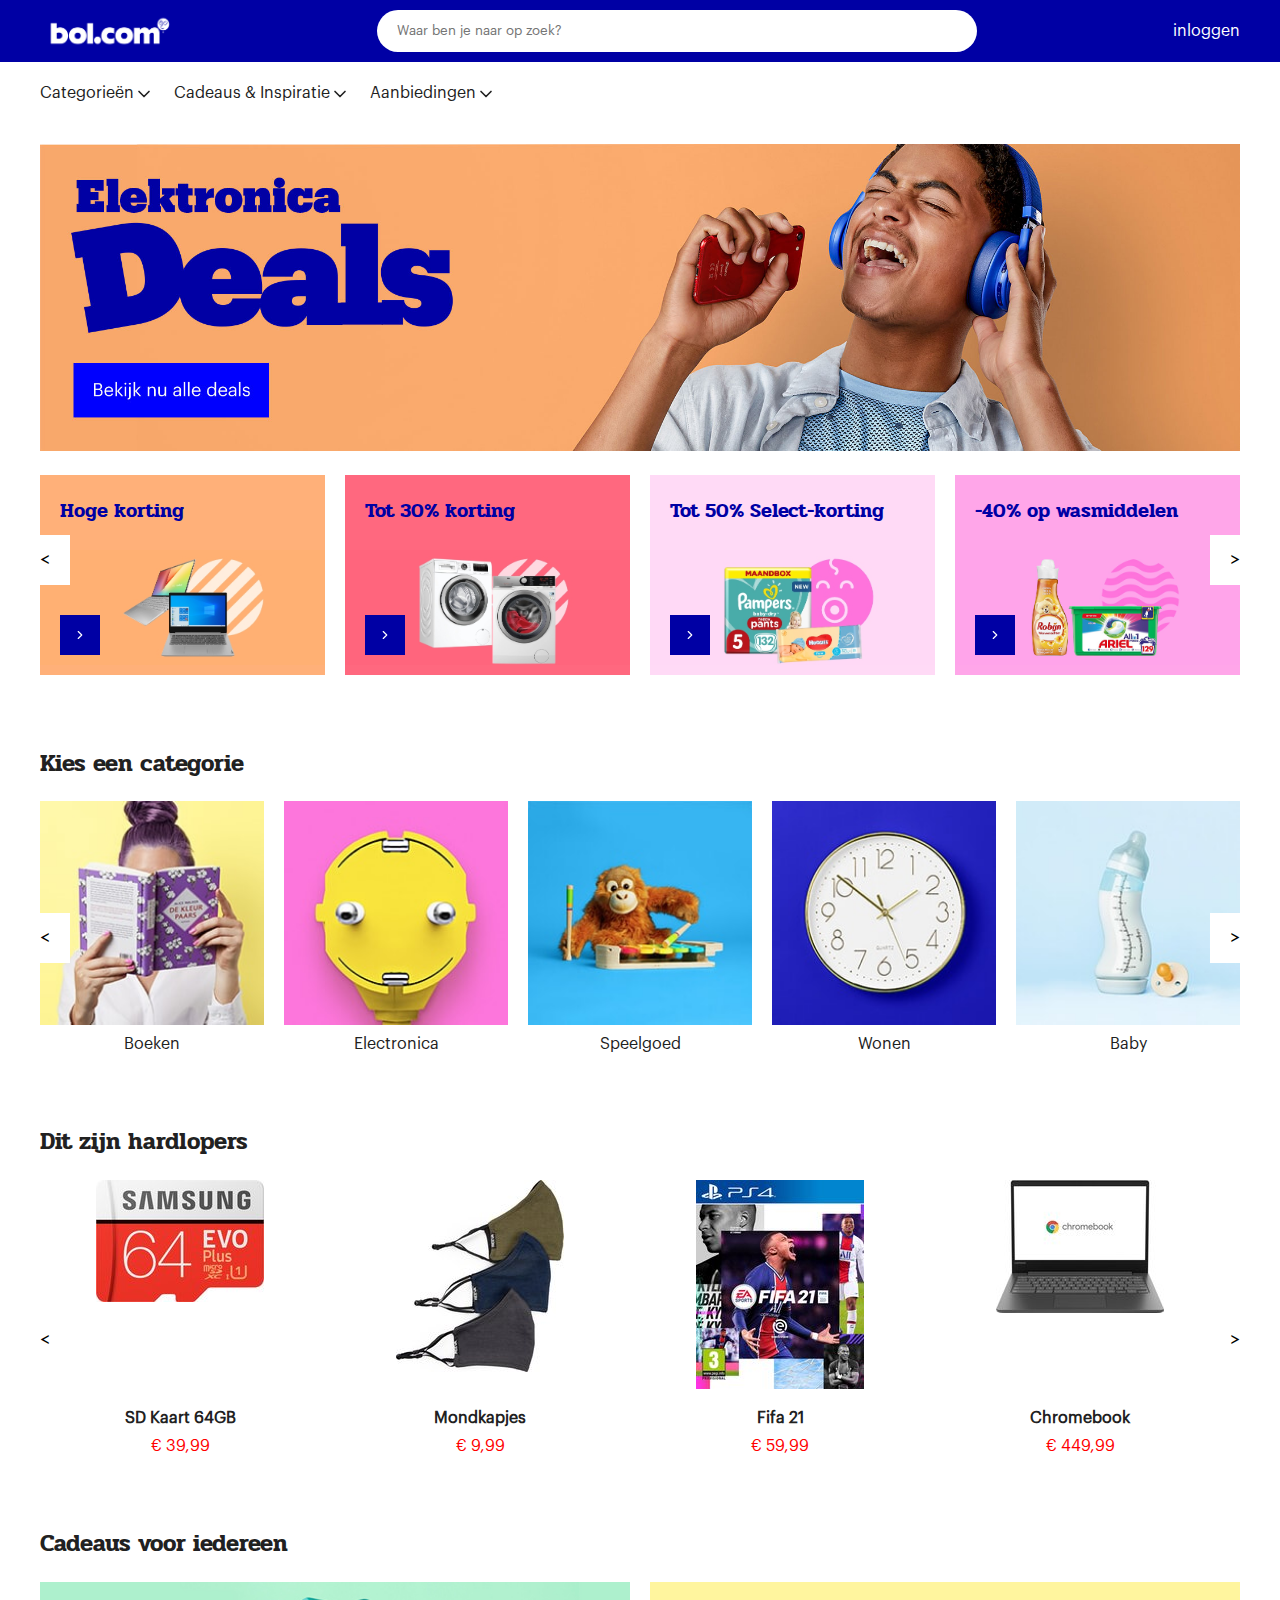
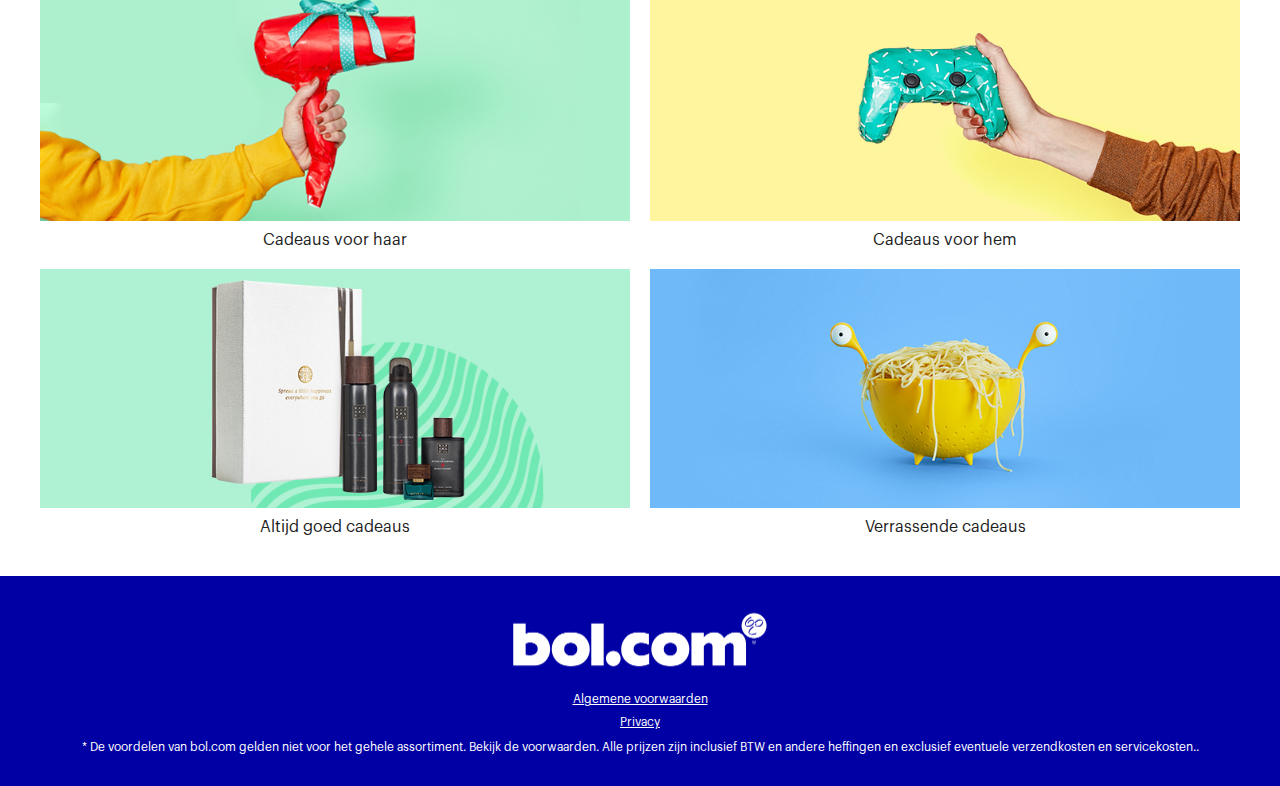
<file: basiswebsite/index.html>
<!DOCTYPE html>
<html lang="en">
    
    
	<head>
		<meta charset="UTF-8" />
		<meta name="viewport" content="width=device-width, initial-scale=1.0" />
		<title>Bol.com | de winkel van ons allemaal</title>
		<link rel="stylesheet" href="styles/style.css" />
	</head>
    
	<body>
        
        
<!-- Begin Header -->
        
		<header>
			<div class="container">
				<div class="menu mobile">
					<span class="hamburger"></span>
					<a href="index.html">
                        <img src="images/logo-blue.jpg" alt="" class="logo" />
                    </a>
				</div>
                
<!-- teksts bovenaan pagina --> 
                
				<ul class="tekstje">
					<li><strong>Gratis</strong> verzending vanaf 20,-</li>
					<li>
						Bezorging dezelfde dag, 's avonds of in het weekend*
					</li>
					<li><strong>Gratis</strong> retourneren</li>
					<li>
						<strong>Select</strong> Ontdek het nu voor 9,99 p.j.
					</li>
				</ul>

<!-- einde tekst bovenaan pagina -->
                
<!-- begin Blauwe balk -->            
                
				<div class="blauwebalk">
					<a href="index.html">
						<img src="images/logo-white.png" alt="" class="logo" />
					</a>
                    
					<input
						type="text"
						class="search"
						placeholder="Waar ben je naar op zoek?"
					/>
                    
					<div class="account">
						inloggen
						<span class="heart"></span>
						<span class="cart"></span>
					</div>
				</div>
                
<!-- Einde blauwe balk -->
                
                
				<ul class="menu desktop">
					<li>Categorieën</li>
					<li>Cadeaus & Inspiratie</li>
					<li>Aanbiedingen</li>
				</ul>
                
                
			</div>
		</header>
        
<!-- Einde Header -->
        
		<article>
			<div class="container">
                
<!-- Begin Elektronica Deals Banner -->
                
				<a class="banner banner-big" href="#">
					<img src="images/banner-large.jpg" alt="" />
				</a>
				<div class="row scroll banners">    
					<a
						href="#"
						class="banner banner-medium"
						style="
							background-image: url('images/banners/banner-medium-1.jpg');
						"
					>

<!-- Einde Elektrocica Deals Banner -->           
                        
<!-- Begin Kortingen -->
                        
						<span>Hoge korting</span>
						<span class="button"></span>
					</a>
					<a
						href="#"
						class="banner banner-medium"
						style="
							background-image: url('images/banners/banner-medium-2.jpg');
						"
					>
						<span>Tot 30% korting</span>
						<span class="button"></span>
					</a>
					<a
						href="#"
						class="banner banner-medium"
						style="
							background-image: url('images/banners/banner-medium-3.jpg');
						"
					>
						<span>Tot 50% Select-korting</span>
						<span class="button"></span>
					</a>
					<a
						href="#"
						class="banner banner-medium pink3"
						style="
							background-image: url('images/banners/banner-medium-4.jpg');
						"
                    >
						<span>-40% op wasmiddelen</span>
						<span class="button"></span>
					</a>
				</div>
                
<!-- Buttons Links/Rechts -->
                
				<div class="knoppen">
					<a  class="button left">&lt;</a>
					<a  class="button right">&gt;</a>
				</div>

<!-- Einde Kortingen -->
                
<!-- Begin Categrorie -->
                
				<h2>Kies een categorie</h2>
				<div class="row scroll banners">     
					<a href="#" class="banner banner-categorie">
						<img src="images/cat/boeken.jpg" alt="" />
						<span>Boeken</span>
					</a>
					<a href="#" class="banner banner-categorie">
						<img src="images/cat/electronica.jpg" alt="" />
						<span>Electronica</span>
					</a>
					<a href="#" class="banner banner-categorie">
						<img src="images/cat/speelgoed.jpg" alt="" />
						<span>Speelgoed</span>
					</a>
					<a href="#" class="banner banner-categorie">
						<img src="images/cat/wonen.jpg" alt="" />
						<span>Wonen</span>
					</a>
					<a href="#" class="banner banner-categorie">
						<img src="images/cat/baby.jpg" alt="" />
						<span>Baby</span>
					</a>
					<a href="#" class="banner banner-categorie">
						<img src="images/cat/koken.jpg" alt="" />
						<span>Koken & Tafelen</span>
					</a>
					<a href="#" class="banner banner-categorie">
						<img src="images/cat/beauty.jpg" alt="" />
						<span>Beauty</span>
					</a>
					<a href="#" class="banner banner-categorie">
						<img src="images/cat/sport.jpg" alt="" />
						<span>Sport</span>
					</a>
				</div>
                
<!-- Buttons links/rechts --> 
                
				<div class="knoppen">
					<a  class="button left">&lt;</a>
					<a  class="button right">&gt;</a>
				</div>

<!-- Einde Categorie -->

<!-- Begin Producten -->
                
				<h2>Dit zijn hardlopers</h2>
				<div id="prod" class="row scroll banner">
					<a href="product.html" class="product">
						<img src="images/products/sd.jpg" alt="" />
						<span class="titel">SD Kaart 64GB</span>
						<span class="prijs">€ 39,99</span>
					</a>
					<a href="product.html" class="product">
						<img src="images/products/mondkap.jpg" alt="" />
						<span class="titel">Mondkapjes</span>
						<span class="prijs">€ 9,99</span>
					</a>
					<a href="product.html" class="product">
						<img src="images/products/fifa.jpg" alt="" />
						<span class="titel">Fifa 21</span>
						<span class="prijs">€ 59,99</span>
					</a>
					<a href="product.html" class="product">
						<img src="images/products/laptop.jpg" alt="" />
						<span class="titel">Chromebook</span>
						<span class="prijs">€ 449,99</span>
					</a>
				</div>
                
                
				<div class="knoppen">
					<a class="button left">&lt;</a>
					<a  class="button right">&gt;</a>
				</div>

<!-- Einde producten -->
                
<!-- Begin gekleurde vlakken -->
                
				<h2>Cadeaus voor iedereen</h2>
				<div class="row banners">
					<a href="#" class="banner banner-categorie banner-wide">
						<img src="images/cat/haar.jpg" alt="" />
						<span>Cadeaus voor haar</span>
					</a>
					<a href="#" class="banner banner-categorie banner-wide">
						<img src="images/cat/hem.jpg" alt="" />
						<span>Cadeaus voor hem</span>
					</a>
					<a href="#" class="banner banner-categorie banner-wide">
						<img src="images/cat/altijd.jpg" alt="" />
						<span>Altijd goed cadeaus</span>
					</a>
					<a href="#" class="banner banner-categorie banner-wide">
						<img src="images/cat/verrassende.jpg" alt="" />
						<span>Verrassende cadeaus</span>
					</a>
				</div>
			</div>

            </article>
        
<!-- Einde gekleurde vlakken -->
            
		

		<footer>
			<div class="container">
				<img class="logo" src="images/logo-white.png" alt="" />
				<a href="#">Algemene voorwaarden</a>
				<a href="#">Privacy</a>
				<p>
					* De voordelen van bol.com gelden niet voor het gehele
					assortiment. Bekijk de voorwaarden. Alle prijzen zijn
					inclusief BTW en andere heffingen en exclusief eventuele
					verzendkosten en servicekosten..
				</p>
			</div>
		</footer>
	</body>

	<script src="scripts/script.js"></script>
</html>
</file>
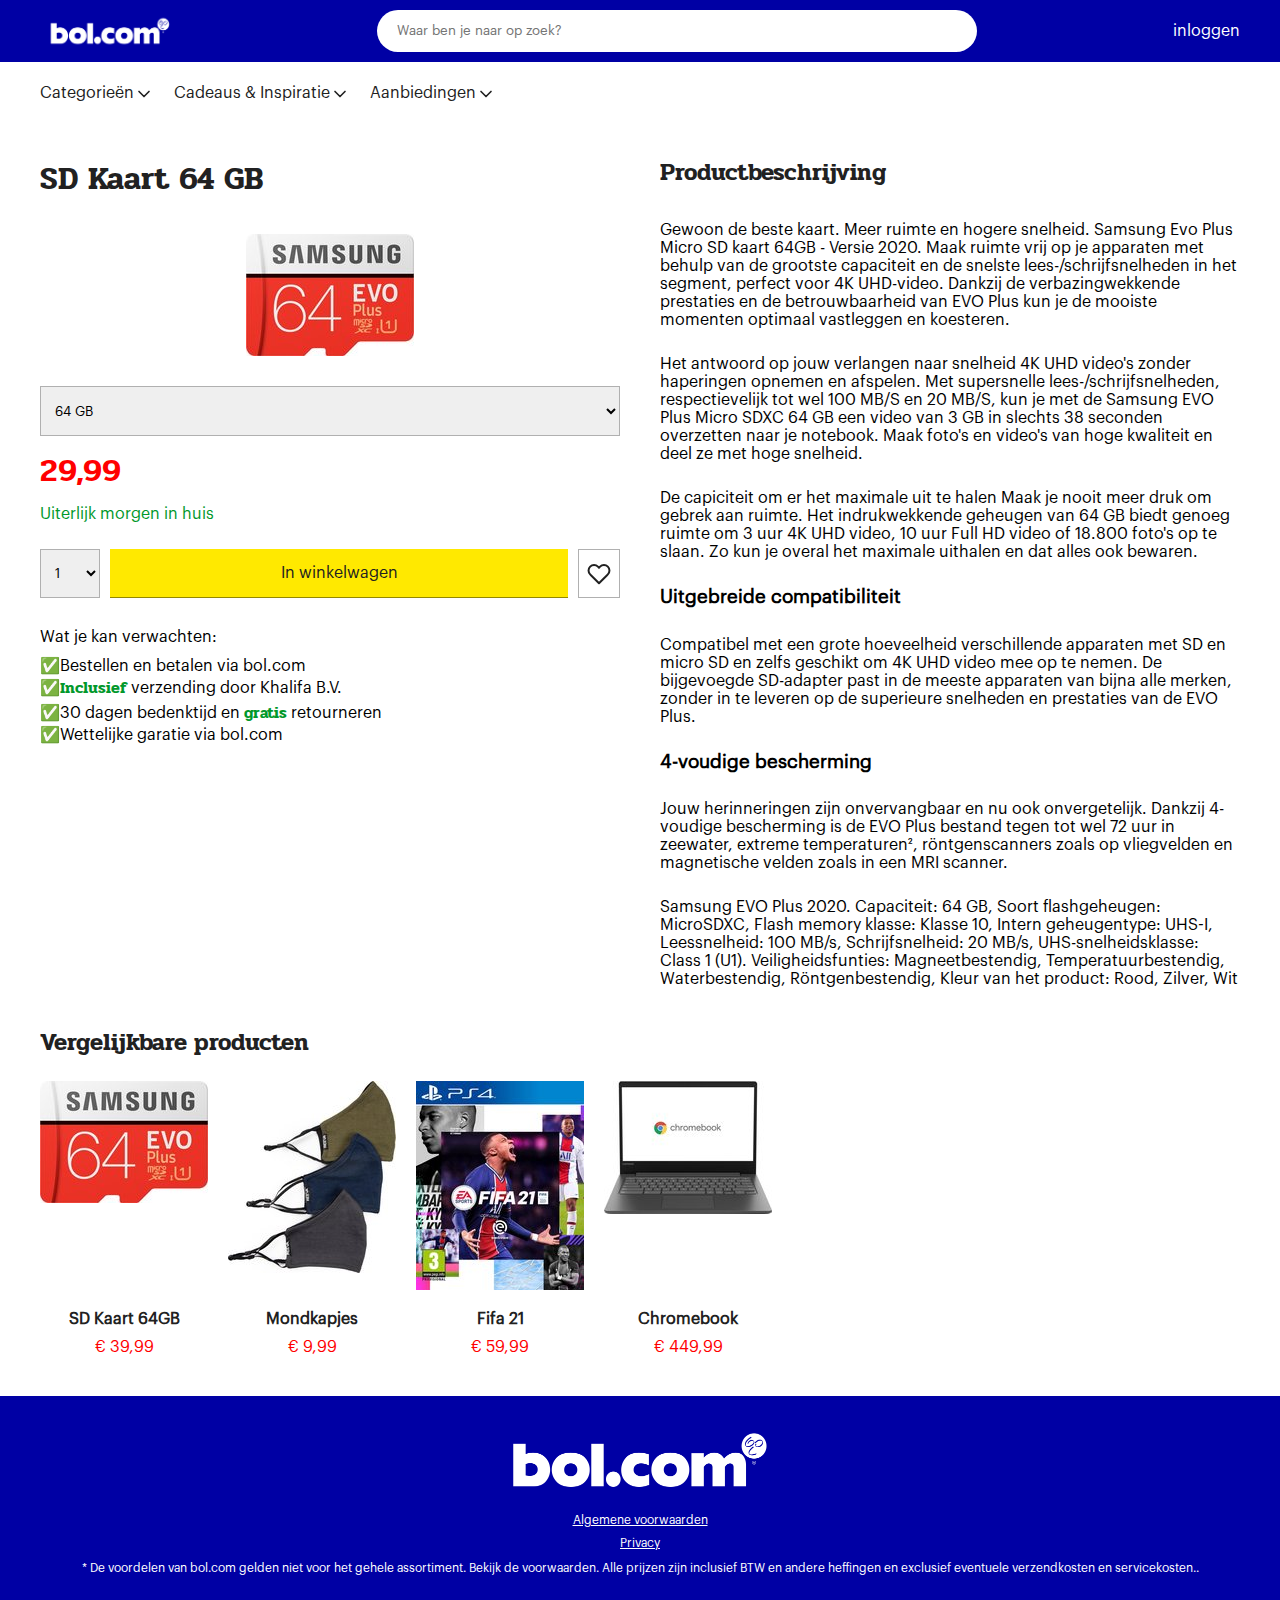
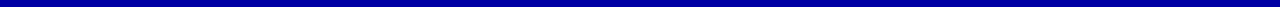
<file: basiswebsite/product.html>
<!DOCTYPE html>
<html lang="nl">
    
    
	<head>
		<meta charset="UTF-8" />
		<meta name="viewport" content="width=device-width, initial-scale=1.0" />
		<title>Bol.com | de winkel van ons allemaal</title>
		<link  rel="stylesheet" href="styles/style.css" />
	</head>
    
	<body>
        
<!-- Begin Header -->
        
		<header>
			<div class="container">
				<div class="menu mobile">
					<span class="hamburger"></span>
					<a href="index.html">
                        <img src="images/logo-blue.jpg" alt="" class="logo" />
                    </a>
				</div>
                
<!-- teksts bovenaan pagina --> 
                
				<ul class="tekstje">
					<li><strong>Gratis</strong> verzending vanaf 20,-</li>
					<li>
						Bezorging dezelfde dag, 's avonds of in het weekend*
					</li>
					<li><strong>Gratis</strong> retourneren</li>
					<li>
						<strong>Select</strong> Ontdek het nu voor 9,99 p.j.
					</li>
				</ul>

<!-- einde tekst bovenaan pagina -->
                
<!-- begin Blauwe balk -->            
                
				<div class="blauwebalk">
					<a href="index.html">
						<img src="images/logo-white.png" alt="" class="logo" />
					</a>
                    
					<input
						type="text"
						class="search"
						placeholder="Waar ben je naar op zoek?"
					/>
                    
					<div class="account">
						inloggen
						<span class="icon heart"></span>
						<span class="icon cart"></span>
					</div>
				</div>
                
<!-- Einde blauwe balk -->
                
                
				<ul class="menu desktop">
					<li>Categorieën</li>
					<li>Cadeaus & Inspiratie</li>
					<li>Aanbiedingen</li>
				</ul>
                
                
			</div>
		</header>
        
<!-- Einde Header -->

		<article class="product">
			<div class="container">
				<div class="column">
					<h1>SD Kaart 64 GB</h1>
					<img src="images/products/sd.jpg" alt="" />
                    
<!-- Begin product prijs -->
                    
					<select name="option" class="option">
						<option prijs="9,99" value="SD Kaart 16 GB" >16 GB</option>
						<option prijs="19,99" value="SD Kaart 32 GB" >32 GB</option>
						<option prijs="29,99" value="SD Kaart 64 GB" selected>64 GB</option>
						<option prijs="39,99" value="SD Kaart 128 GB" >128 GB</option>
						<option prijs="59,99" value="SD Kaart 256 GB" >256 GB</option>
						<option prijs="79,99" value="SD Kaart 512 GB" >512 GB</option>
					</select>
                    
<!-- Einde product prijs -->
                    
                    
					<span class="prijs rood">29,99</span>
					<p class="info">Uiterlijk morgen in huis</p>
                    
					<div class="shopping">
						<select name="amount">   
							<option value="1">1</option>
							<option value="2">2</option>
							<option value="3">3</option>
							<option value="4">4</option>
						</select>
                        
                        
						<a href="#" class="button winkelwagen">In winkelwagen</a>
                        
<!-- Favorieten -->
                        
						<a class="favoriet"></a>     
                        
<!-- Einde Favorieten -->                        
                        
					</div>
                    
                    
<!-- Begin tekstje -->
                    
					<p class="no-margin"> Wat je kan verwachten:</p>
						<ul>
							<li>Bestellen en betalen via bol.com</li>
							<li><strong>Inclusief</strong> verzending door Khalifa B.V.</li>
							<li>30 dagen bedenktijd en <strong>gratis</strong> retourneren</li>
							<li>Wettelijke garatie via bol.com</li>
						</ul>
<!-- Einde Tekstje -->
                    
				</div>
            
    <!-- Rechter Column -->
            
				<div class="column">
					<h2>Productbeschrijving</h2>

					<p>Gewoon de beste kaart. Meer ruimte en hogere snelheid. Samsung Evo Plus Micro SD kaart 64GB - Versie 2020. Maak ruimte vrij op je apparaten met behulp van de grootste capaciteit en de snelste lees-/schrijfsnelheden in het segment, perfect voor 4K UHD-video. Dankzij de verbazingwekkende prestaties en de betrouwbaarheid van EVO Plus kun je de mooiste momenten optimaal vastleggen en koesteren.</p>

					<p>Het antwoord op jouw verlangen naar snelheid
					4K UHD video's zonder haperingen opnemen en afspelen. Met supersnelle lees-/schrijfsnelheden, respectievelijk tot wel 100 MB/S en 20 MB/S, kun je met de Samsung EVO Plus Micro SDXC 64 GB een video van 3 GB in slechts 38 seconden overzetten naar je notebook. Maak foto's en video's van hoge kwaliteit en deel ze met hoge snelheid.</p>

					<p>De capiciteit om er het maximale uit te halen
					Maak je nooit meer druk om gebrek aan ruimte. Het indrukwekkende geheugen van 64 GB biedt genoeg ruimte om 3 uur 4K UHD video, 10 uur Full HD video of 18.800 foto's op te slaan. Zo kun je overal het maximale uithalen en dat alles ook bewaren.</p>
					
					<h3>Uitgebreide compatibiliteit</h3>
					<p>Compatibel met een grote hoeveelheid verschillende apparaten met SD en micro SD en zelfs geschikt om 4K UHD video mee op te nemen. De bijgevoegde SD-adapter past in de meeste apparaten van bijna alle merken, zonder in te leveren op de superieure snelheden en prestaties van de EVO Plus.</p>
					
					<h3>4-voudige bescherming</h3>
					<p>Jouw herinneringen zijn onvervangbaar en nu ook onvergetelijk. Dankzij 4-voudige bescherming is de EVO Plus bestand tegen tot wel 72 uur in zeewater, extreme temperaturen², röntgenscanners zoals op vliegvelden en magnetische velden zoals in een MRI scanner.</p>

					<p>Samsung EVO Plus 2020. Capaciteit: 64 GB, Soort flashgeheugen: MicroSDXC, Flash memory klasse: Klasse 10, Intern geheugentype: UHS-I, Leessnelheid: 100 MB/s, Schrijfsnelheid: 20 MB/s, UHS-snelheidsklasse: Class 1 (U1). Veiligheidsfunties: Magneetbestendig, Temperatuurbestendig, Waterbestendig, Röntgenbestendig, Kleur van het product: Rood, Zilver, Wit</p>
				</div>
            
<!-- Einde Rechter Column --> 
            
<!-- Begin Producten -->
            
				<h2>Vergelijkbare producten</h2>
				<div class="row banner">
					<a href="product.html" class="product">
						<img src="images/products/sd.jpg" alt="" />
						<span class="titel">SD Kaart 64GB</span>
						<span class="prijs">€ 39,99</span>
					</a>
					<a href="product.html" class="product">
						<img src="images/products/mondkap.jpg" alt="" />
						<span class="titel">Mondkapjes</span>
						<span class="prijs">€ 9,99</span>
					</a>
					<a href="product.html" class="product">
						<img src="images/products/fifa.jpg" alt="" />
						<span class="titel">Fifa 21</span>
						<span class="prijs">€ 59,99</span>
					</a>
					<a href="product.html" class="product">
						<img src="images/products/laptop.jpg" alt="" />
						<span class="titel">Chromebook</span>
						<span class="prijs">€ 449,99</span>
					</a>
				</div>
            
<!-- Einde Producten -->
            
			</div>
		</article>

		<footer>
			<div class="container">
				<img class="logo" src="images/logo-white.png" alt="" />
				<a href="#">Algemene voorwaarden</a>
				<a href="#">Privacy</a>
				<p>
					* De voordelen van bol.com gelden niet voor het gehele
					assortiment. Bekijk de voorwaarden. Alle prijzen zijn
					inclusief BTW en andere heffingen en exclusief eventuele
					verzendkosten en servicekosten..
				</p>
			</div>
		</footer>
	</body>

	<script src="scripts/script.js"></script>
</html>
</file>
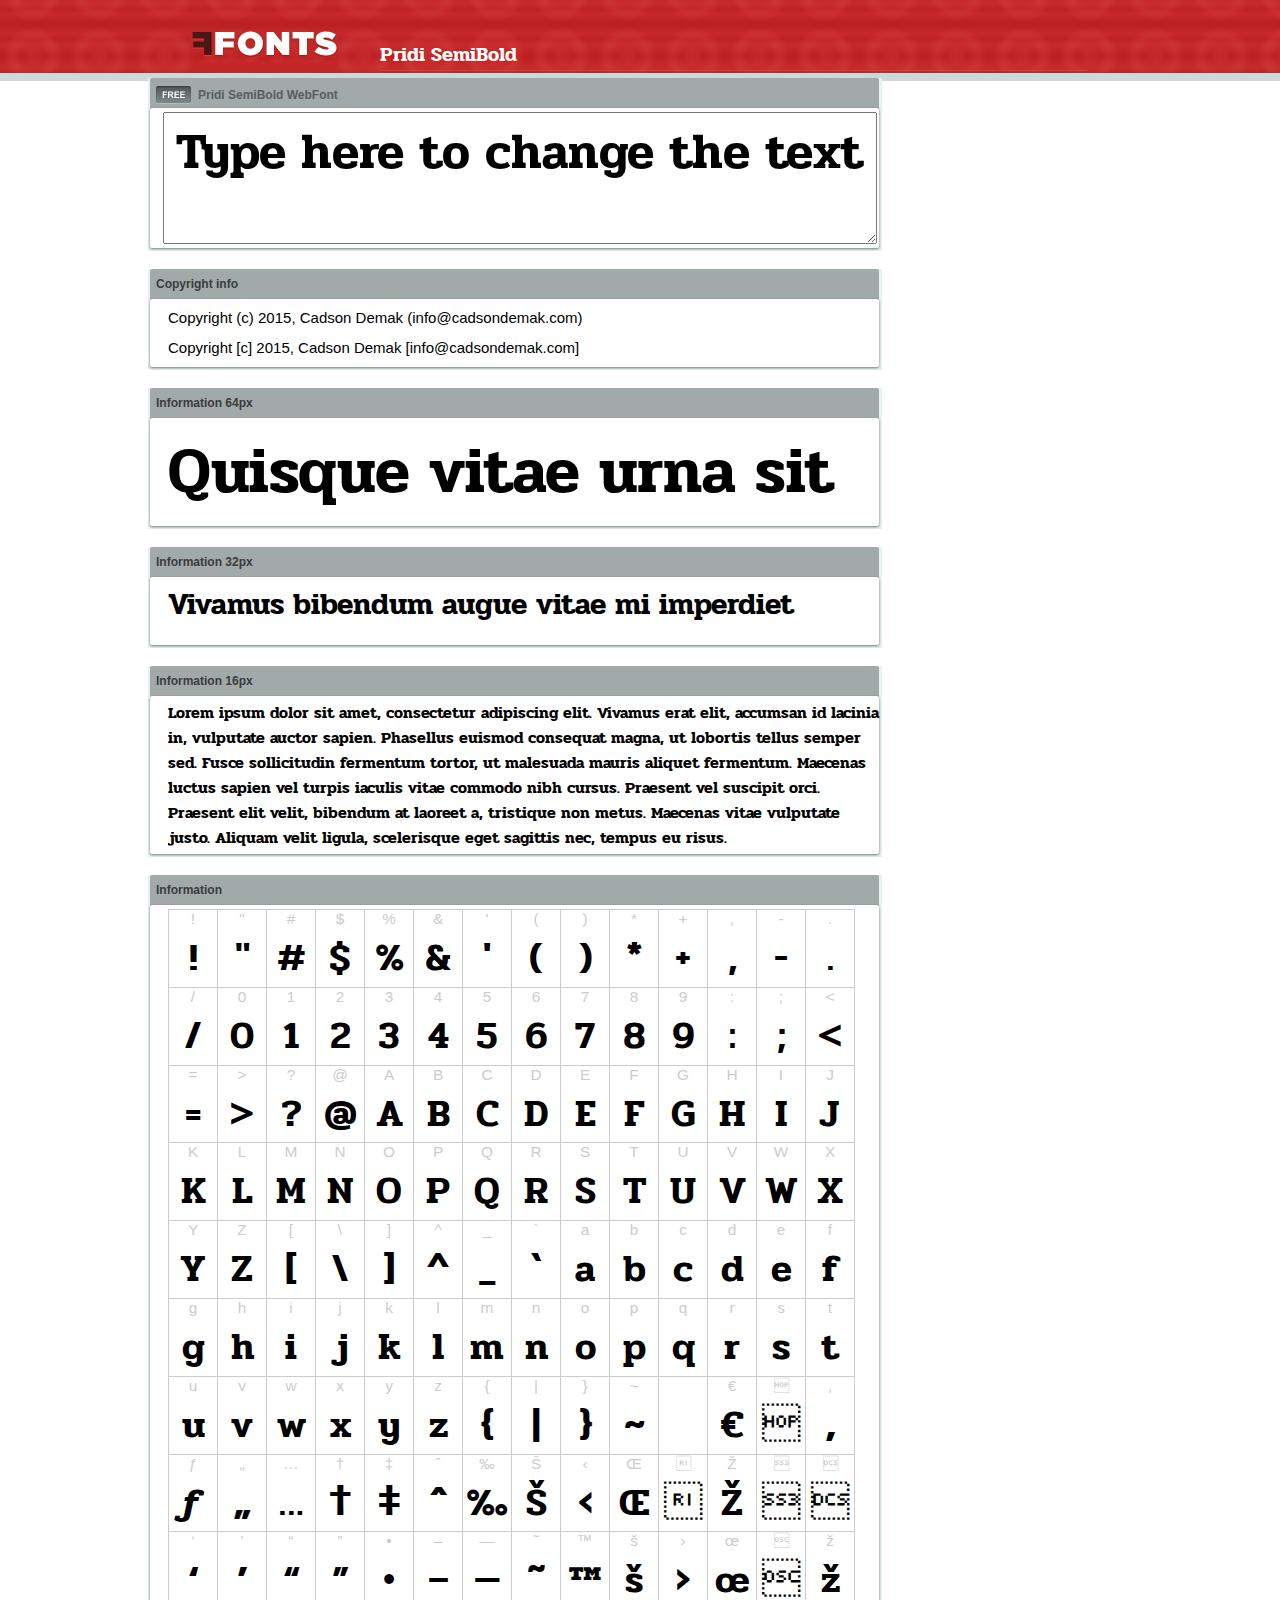
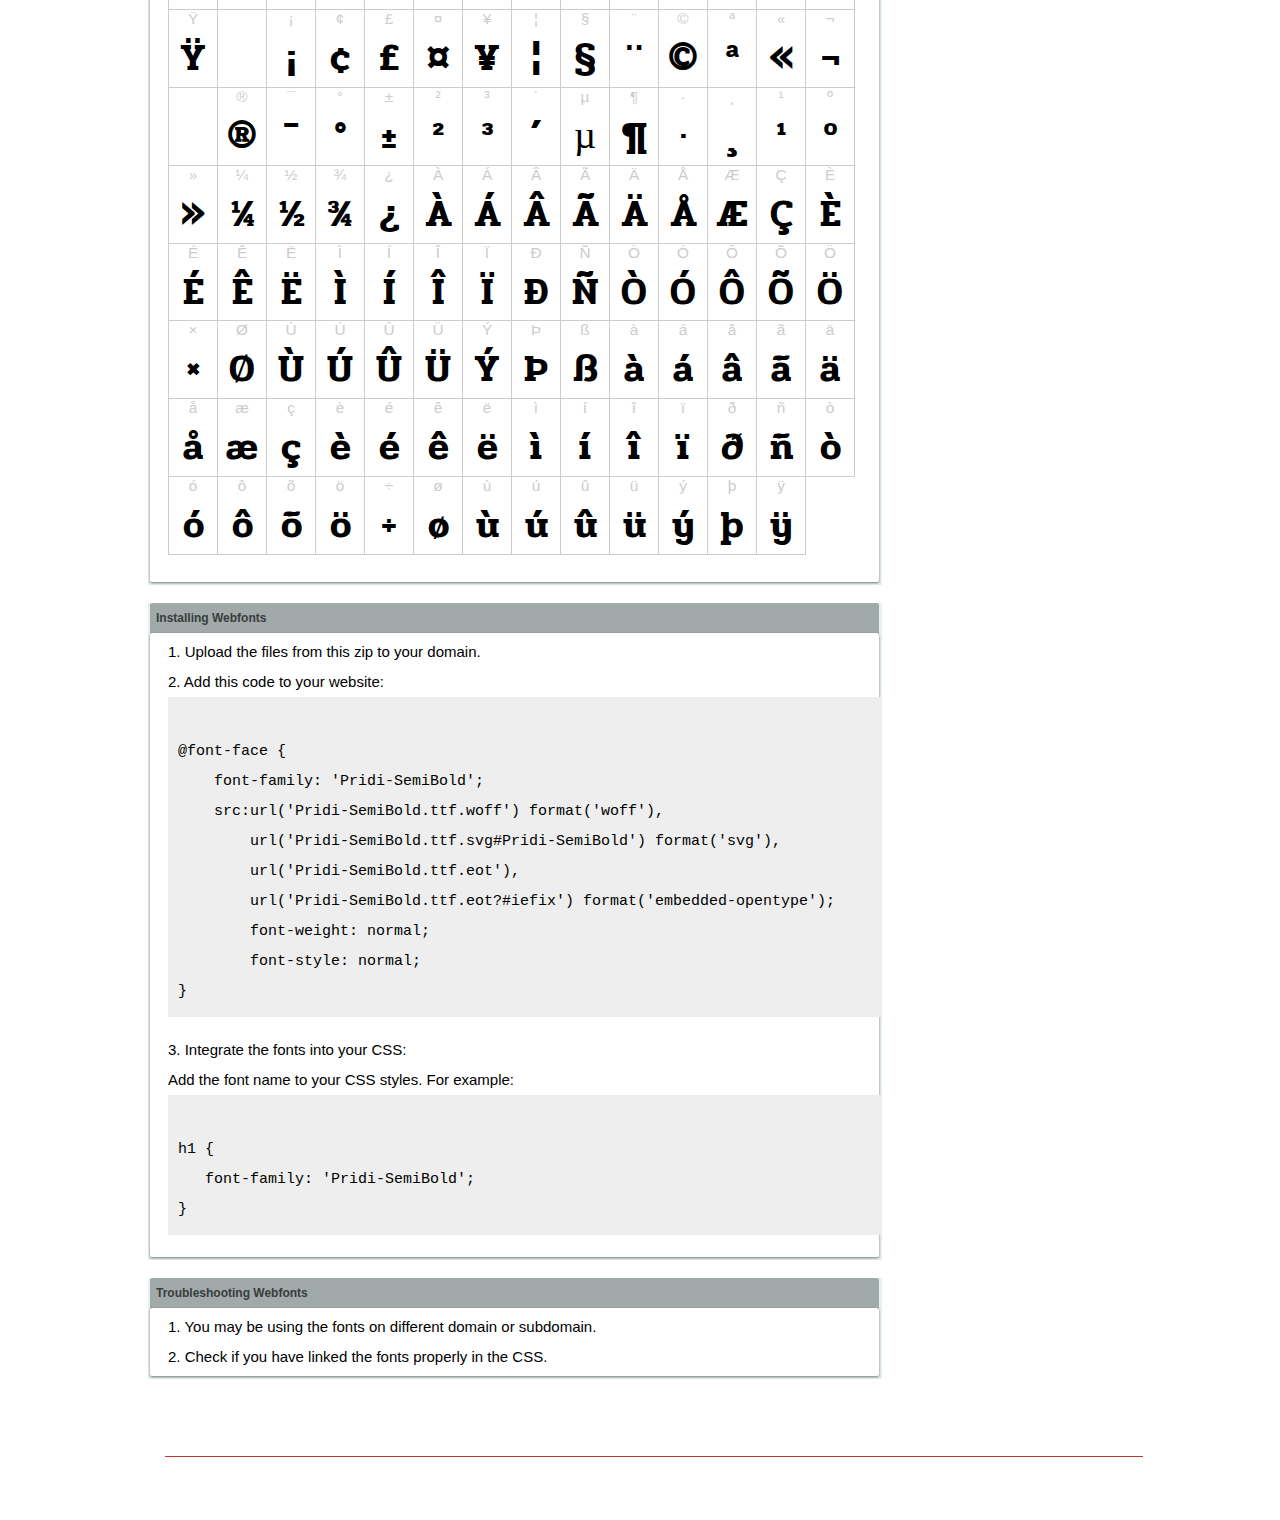
<file: basiswebsite/fonts/webfonts_Pridi-SemiBold/example.html>
<!DOCTYPE html PUBLIC "-//W3C//DTD XHTML 1.0 Transitional//EN" "http://www.w3.org/TR/xhtml1/DTD/xhtml1-transitional.dtd">
<html xmlns="http://www.w3.org/1999/xhtml">
<head>
<meta http-equiv="Content-Type" content="text/html; charset=UTF-8" />
<title>Pridi SemiBold WebFont</title>
<meta name="description" content="Pridi SemiBold WebFont" />
<meta name="keywords" content="Pridi SemiBold WebFont" />
<style type="text/css">
@font-face {
  font-family: 'Pridi-SemiBold';
    src:  url('Pridi-SemiBold.ttf.woff') format('woff'),
    url('Pridi-SemiBold.ttf.svg#Pridi-SemiBold') format('svg'),
    url('Pridi-SemiBold.ttf.eot'),
    url('Pridi-SemiBold.eot?#iefix') format('embedded-opentype'); 
    font-weight: normal;
    font-style: normal;
}.examplefontl {
  font-family: 'Pridi-SemiBold';  
  color: black;
}
.examplefont {
  padding-bottom: 2em;
  overflow: hidden; 
  text-align: center;
}
.examplefont div {
  float: left;
  border: 1px solid #ccc;
  text-align: center;
  width: 1.25em;
  height: 2em;
  margin-right: -1px;
  margin-bottom: -1px;
  font-size: 3.2em; 
}
.examplefont div .defaultC {
  color: #ccc;
  font-family: arial, sans-serif;
  font-size: .4em;
  display: block;
}
*{margin:0;padding:0;}
body{margin:0px;padding:0px;background:#FFFFFF url(images/bgtile.gif?1) repeat-x;font-family:Arial, Helvetica, sans-serif;}
#header{background:url(images/headertile.gif);height:73px;margin:0px;overflow:hidden;}
#head{width:707px;float:left;height:31px;margin:39px 0 0 0;padding:0px;color:#ffffff;font-size:15px;border-bottom:1px solid #c94040;overflow:hidden;}
#head a{color:#ffffff;text-decoration:none;}
#headspan1{float:left;}
.container{width:994px;margin:0 auto;padding:0px;overflow:hidden;}
#content{width:734px;margin:5px 0px 0px 5px;float:left;padding:0px;font-size:12px;display:inline;color:#868e8e;overflow:hidden;}
.fontbox{background:url(images/fontboxtile.gif);width:734px;margin:0 0 18px 0;padding:0;overflow:hidden;}
.fontboxtop{background:url(images/fontboxtop.gif) no-repeat top left;height:18px;font-size:12px;color:#373d3d;width:718px;padding:8px;margin:0;overflow:hidden;}
.fontboxtop a{color:#373d3d;text-decoration:none;}
.fontboxspan1{background:url(images/free.gif) no-repeat;padding:2px 0 2px 42px;float:left;}
h6{background:url(images/logo.gif) top left no-repeat;width:230px;height:73px;margin:0px 0px 0px 7px;float:left;}
h6 a{display:block;height:73px;}
h6 a span{display:none;}
h1{display:inline;font-size:12px;font-weight:bold;color:#546060;padding:0px;float:left;}
.btn{border:0;margin:0;background:url('images/button.gif');background-repeat:repeat-x;color:#fff;width:127px;height:28px;font-size:17px;}
.inputsubtmi{border:1px solid #e1ebeb;border-bottom:2px solid #c7d1d1;padding:6px;margin:0 0 8px 0;}
.partner{font-size:16px;font-weight:bold;color:#000000;padding:0px;margin:39px 0px 12px 30px;}
.fontboxspan1notfree{padding:2px 0 2px 42px;float:left;}
#footer{height:123px;margin:0px;padding:0px;background:url(http://www.altfonts.com/images/foottile.gif);}
#foot{width:1005px;height:123px;background:url(http://www.altfonts.com/images/foot.gif) top left no-repeat;margin:0 auto;padding:0px;}
#copyright{height:31px;padding:28px 0 0 118px;margin:0 0 0 27px;border-bottom:1px solid #c33636;font-size:14px;color:#4a1616;}
code {
	white-space: pre;
	background-color: #eee;
	display: block;
	padding: 10px;
	margin-bottom: 18px;
	overflow: auto;
}    
</style>
</head>
<body>
<div id="header">
<div class="container">
<h6><a href="http://webfonts.ffonts.net" title="WebFonts"><span>WebFonts</span></a></h6>
<div id="head">
<span id="headspan1">
   <span style="font-family: 'Pridi-SemiBold';font-size: 20px; color: white;">Pridi SemiBold</span> 
</span>
</div>
</div>
</div>
<div class="container">
<div id="content">
<!-- WebFont --> 
<div class="fontbox">
<div class="fontboxtop"><span class="fontboxspan1"><h1>Pridi SemiBold WebFont</h1></span></div>
 <textarea id="txtAreaTryFont" cols="" rows="2" style="font-family: 'Pridi-SemiBold';width:97%; font-size: 50px; height: 130px;text-align: center;margin-left: 15px;" 
           onclick="if (this.value=='Type here to change the text') this.value=''">Type here to change the text</textarea>
<img src="images/fontboxbottom.gif" width="734" height="7" alt="" />
</div>
<div class="fontbox">
<div class="fontboxtop"><b>Copyright info</b></div>
<div style="text-align: left;margin-left:20px;color: black;font-size:15px;line-height:200%">
Copyright (c) 2015, Cadson Demak (info@cadsondemak.com)<br />
Copyright [c] 2015, Cadson Demak [info@cadsondemak.com]
</div>
<img src="images/fontboxbottom.gif" width="734" height="7" alt="" />
</div>
<div class="fontbox">
<div class="fontboxtop"><b>Information 64px</b></div>
<div style="font-family: 'Pridi-SemiBold';margin-left:20px;font-size:64px;color:black;float: left;display: inline; overflow: hidden;height:100px;">
 Quisque vitae urna sit amet ipsum lobortis iaculis volutpat sit amet nibh. 
</div>
<img src="images/fontboxbottom.gif" width="734" height="7" alt="" />
</div>
<div class="fontbox">
<div class="fontboxtop"><b>Information 32px</b></div>
<div style="font-family: 'Pridi-SemiBold';margin-left:20px;font-size:30px;color:black;float: left;display: inline; overflow: hidden;height:60px;">
 Vivamus bibendum augue vitae mi imperdiet volutpat tempor tellus lacinia. Integer in sem et neque iaculis malesuada. 
</div>
<img src="images/fontboxbottom.gif" width="734" height="7" alt="" />
</div>
<div class="fontbox">
<div class="fontboxtop"><b>Information 16px</b></div>
<div style="font-family: 'Pridi-SemiBold';margin-left:20px;font-size:16px;color:black;float: left;display: inline; overflow: hidden;">
 Lorem ipsum dolor sit amet, consectetur adipiscing elit. Vivamus erat elit, accumsan id lacinia in, vulputate auctor sapien. Phasellus euismod consequat magna, ut lobortis tellus semper sed. Fusce sollicitudin fermentum tortor, ut malesuada mauris aliquet fermentum. Maecenas luctus sapien vel turpis iaculis vitae commodo nibh cursus. Praesent vel suscipit orci. Praesent elit velit, bibendum at laoreet a, tristique non metus. Maecenas vitae vulputate justo. Aliquam velit ligula, scelerisque eget sagittis nec, tempus eu risus. 
</div>
<img src="images/fontboxbottom.gif" width="734" height="7" alt="" />
</div>
<div class="fontbox">
<div class="fontboxtop"><b>Information</b></div>
<div class="examplefont examplefontl" style="text-align: center;margin-left:20px;">
 <div><span class="defaultC">&#33;</span><span>&#33;</span></div><div><span class="defaultC">&#34;</span><span>&#34;</span></div><div><span class="defaultC">&#35;</span><span>&#35;</span></div><div><span class="defaultC">&#36;</span><span>&#36;</span></div><div><span class="defaultC">&#37;</span><span>&#37;</span></div><div><span class="defaultC">&#38;</span><span>&#38;</span></div><div><span class="defaultC">&#39;</span><span>&#39;</span></div><div><span class="defaultC">&#40;</span><span>&#40;</span></div><div><span class="defaultC">&#41;</span><span>&#41;</span></div><div><span class="defaultC">&#42;</span><span>&#42;</span></div><div><span class="defaultC">&#43;</span><span>&#43;</span></div><div><span class="defaultC">&#44;</span><span>&#44;</span></div><div><span class="defaultC">&#45;</span><span>&#45;</span></div><div><span class="defaultC">&#46;</span><span>&#46;</span></div><div><span class="defaultC">&#47;</span><span>&#47;</span></div><div><span class="defaultC">&#48;</span><span>&#48;</span></div><div><span class="defaultC">&#49;</span><span>&#49;</span></div><div><span class="defaultC">&#50;</span><span>&#50;</span></div><div><span class="defaultC">&#51;</span><span>&#51;</span></div><div><span class="defaultC">&#52;</span><span>&#52;</span></div><div><span class="defaultC">&#53;</span><span>&#53;</span></div><div><span class="defaultC">&#54;</span><span>&#54;</span></div><div><span class="defaultC">&#55;</span><span>&#55;</span></div><div><span class="defaultC">&#56;</span><span>&#56;</span></div><div><span class="defaultC">&#57;</span><span>&#57;</span></div><div><span class="defaultC">&#58;</span><span>&#58;</span></div><div><span class="defaultC">&#59;</span><span>&#59;</span></div><div><span class="defaultC">&#60;</span><span>&#60;</span></div><div><span class="defaultC">&#61;</span><span>&#61;</span></div><div><span class="defaultC">&#62;</span><span>&#62;</span></div><div><span class="defaultC">&#63;</span><span>&#63;</span></div><div><span class="defaultC">&#64;</span><span>&#64;</span></div><div><span class="defaultC">&#65;</span><span>&#65;</span></div><div><span class="defaultC">&#66;</span><span>&#66;</span></div><div><span class="defaultC">&#67;</span><span>&#67;</span></div><div><span class="defaultC">&#68;</span><span>&#68;</span></div><div><span class="defaultC">&#69;</span><span>&#69;</span></div><div><span class="defaultC">&#70;</span><span>&#70;</span></div><div><span class="defaultC">&#71;</span><span>&#71;</span></div><div><span class="defaultC">&#72;</span><span>&#72;</span></div><div><span class="defaultC">&#73;</span><span>&#73;</span></div><div><span class="defaultC">&#74;</span><span>&#74;</span></div><div><span class="defaultC">&#75;</span><span>&#75;</span></div><div><span class="defaultC">&#76;</span><span>&#76;</span></div><div><span class="defaultC">&#77;</span><span>&#77;</span></div><div><span class="defaultC">&#78;</span><span>&#78;</span></div><div><span class="defaultC">&#79;</span><span>&#79;</span></div><div><span class="defaultC">&#80;</span><span>&#80;</span></div><div><span class="defaultC">&#81;</span><span>&#81;</span></div><div><span class="defaultC">&#82;</span><span>&#82;</span></div><div><span class="defaultC">&#83;</span><span>&#83;</span></div><div><span class="defaultC">&#84;</span><span>&#84;</span></div><div><span class="defaultC">&#85;</span><span>&#85;</span></div><div><span class="defaultC">&#86;</span><span>&#86;</span></div><div><span class="defaultC">&#87;</span><span>&#87;</span></div><div><span class="defaultC">&#88;</span><span>&#88;</span></div><div><span class="defaultC">&#89;</span><span>&#89;</span></div><div><span class="defaultC">&#90;</span><span>&#90;</span></div><div><span class="defaultC">&#91;</span><span>&#91;</span></div><div><span class="defaultC">&#92;</span><span>&#92;</span></div><div><span class="defaultC">&#93;</span><span>&#93;</span></div><div><span class="defaultC">&#94;</span><span>&#94;</span></div><div><span class="defaultC">&#95;</span><span>&#95;</span></div><div><span class="defaultC">&#96;</span><span>&#96;</span></div><div><span class="defaultC">&#97;</span><span>&#97;</span></div><div><span class="defaultC">&#98;</span><span>&#98;</span></div><div><span class="defaultC">&#99;</span><span>&#99;</span></div><div><span class="defaultC">&#100;</span><span>&#100;</span></div><div><span class="defaultC">&#101;</span><span>&#101;</span></div><div><span class="defaultC">&#102;</span><span>&#102;</span></div><div><span class="defaultC">&#103;</span><span>&#103;</span></div><div><span class="defaultC">&#104;</span><span>&#104;</span></div><div><span class="defaultC">&#105;</span><span>&#105;</span></div><div><span class="defaultC">&#106;</span><span>&#106;</span></div><div><span class="defaultC">&#107;</span><span>&#107;</span></div><div><span class="defaultC">&#108;</span><span>&#108;</span></div><div><span class="defaultC">&#109;</span><span>&#109;</span></div><div><span class="defaultC">&#110;</span><span>&#110;</span></div><div><span class="defaultC">&#111;</span><span>&#111;</span></div><div><span class="defaultC">&#112;</span><span>&#112;</span></div><div><span class="defaultC">&#113;</span><span>&#113;</span></div><div><span class="defaultC">&#114;</span><span>&#114;</span></div><div><span class="defaultC">&#115;</span><span>&#115;</span></div><div><span class="defaultC">&#116;</span><span>&#116;</span></div><div><span class="defaultC">&#117;</span><span>&#117;</span></div><div><span class="defaultC">&#118;</span><span>&#118;</span></div><div><span class="defaultC">&#119;</span><span>&#119;</span></div><div><span class="defaultC">&#120;</span><span>&#120;</span></div><div><span class="defaultC">&#121;</span><span>&#121;</span></div><div><span class="defaultC">&#122;</span><span>&#122;</span></div><div><span class="defaultC">&#123;</span><span>&#123;</span></div><div><span class="defaultC">&#124;</span><span>&#124;</span></div><div><span class="defaultC">&#125;</span><span>&#125;</span></div><div><span class="defaultC">&#126;</span><span>&#126;</span></div><div><span class="defaultC">&#127;</span><span>&#127;</span></div><div><span class="defaultC">&#128;</span><span>&#128;</span></div><div><span class="defaultC">&#129;</span><span>&#129;</span></div><div><span class="defaultC">&#130;</span><span>&#130;</span></div><div><span class="defaultC">&#131;</span><span>&#131;</span></div><div><span class="defaultC">&#132;</span><span>&#132;</span></div><div><span class="defaultC">&#133;</span><span>&#133;</span></div><div><span class="defaultC">&#134;</span><span>&#134;</span></div><div><span class="defaultC">&#135;</span><span>&#135;</span></div><div><span class="defaultC">&#136;</span><span>&#136;</span></div><div><span class="defaultC">&#137;</span><span>&#137;</span></div><div><span class="defaultC">&#138;</span><span>&#138;</span></div><div><span class="defaultC">&#139;</span><span>&#139;</span></div><div><span class="defaultC">&#140;</span><span>&#140;</span></div><div><span class="defaultC">&#141;</span><span>&#141;</span></div><div><span class="defaultC">&#142;</span><span>&#142;</span></div><div><span class="defaultC">&#143;</span><span>&#143;</span></div><div><span class="defaultC">&#144;</span><span>&#144;</span></div><div><span class="defaultC">&#145;</span><span>&#145;</span></div><div><span class="defaultC">&#146;</span><span>&#146;</span></div><div><span class="defaultC">&#147;</span><span>&#147;</span></div><div><span class="defaultC">&#148;</span><span>&#148;</span></div><div><span class="defaultC">&#149;</span><span>&#149;</span></div><div><span class="defaultC">&#150;</span><span>&#150;</span></div><div><span class="defaultC">&#151;</span><span>&#151;</span></div><div><span class="defaultC">&#152;</span><span>&#152;</span></div><div><span class="defaultC">&#153;</span><span>&#153;</span></div><div><span class="defaultC">&#154;</span><span>&#154;</span></div><div><span class="defaultC">&#155;</span><span>&#155;</span></div><div><span class="defaultC">&#156;</span><span>&#156;</span></div><div><span class="defaultC">&#157;</span><span>&#157;</span></div><div><span class="defaultC">&#158;</span><span>&#158;</span></div><div><span class="defaultC">&#159;</span><span>&#159;</span></div><div><span class="defaultC">&#160;</span><span>&#160;</span></div><div><span class="defaultC">&#161;</span><span>&#161;</span></div><div><span class="defaultC">&#162;</span><span>&#162;</span></div><div><span class="defaultC">&#163;</span><span>&#163;</span></div><div><span class="defaultC">&#164;</span><span>&#164;</span></div><div><span class="defaultC">&#165;</span><span>&#165;</span></div><div><span class="defaultC">&#166;</span><span>&#166;</span></div><div><span class="defaultC">&#167;</span><span>&#167;</span></div><div><span class="defaultC">&#168;</span><span>&#168;</span></div><div><span class="defaultC">&#169;</span><span>&#169;</span></div><div><span class="defaultC">&#170;</span><span>&#170;</span></div><div><span class="defaultC">&#171;</span><span>&#171;</span></div><div><span class="defaultC">&#172;</span><span>&#172;</span></div><div><span class="defaultC">&#173;</span><span>&#173;</span></div><div><span class="defaultC">&#174;</span><span>&#174;</span></div><div><span class="defaultC">&#175;</span><span>&#175;</span></div><div><span class="defaultC">&#176;</span><span>&#176;</span></div><div><span class="defaultC">&#177;</span><span>&#177;</span></div><div><span class="defaultC">&#178;</span><span>&#178;</span></div><div><span class="defaultC">&#179;</span><span>&#179;</span></div><div><span class="defaultC">&#180;</span><span>&#180;</span></div><div><span class="defaultC">&#181;</span><span>&#181;</span></div><div><span class="defaultC">&#182;</span><span>&#182;</span></div><div><span class="defaultC">&#183;</span><span>&#183;</span></div><div><span class="defaultC">&#184;</span><span>&#184;</span></div><div><span class="defaultC">&#185;</span><span>&#185;</span></div><div><span class="defaultC">&#186;</span><span>&#186;</span></div><div><span class="defaultC">&#187;</span><span>&#187;</span></div><div><span class="defaultC">&#188;</span><span>&#188;</span></div><div><span class="defaultC">&#189;</span><span>&#189;</span></div><div><span class="defaultC">&#190;</span><span>&#190;</span></div><div><span class="defaultC">&#191;</span><span>&#191;</span></div><div><span class="defaultC">&#192;</span><span>&#192;</span></div><div><span class="defaultC">&#193;</span><span>&#193;</span></div><div><span class="defaultC">&#194;</span><span>&#194;</span></div><div><span class="defaultC">&#195;</span><span>&#195;</span></div><div><span class="defaultC">&#196;</span><span>&#196;</span></div><div><span class="defaultC">&#197;</span><span>&#197;</span></div><div><span class="defaultC">&#198;</span><span>&#198;</span></div><div><span class="defaultC">&#199;</span><span>&#199;</span></div><div><span class="defaultC">&#200;</span><span>&#200;</span></div><div><span class="defaultC">&#201;</span><span>&#201;</span></div><div><span class="defaultC">&#202;</span><span>&#202;</span></div><div><span class="defaultC">&#203;</span><span>&#203;</span></div><div><span class="defaultC">&#204;</span><span>&#204;</span></div><div><span class="defaultC">&#205;</span><span>&#205;</span></div><div><span class="defaultC">&#206;</span><span>&#206;</span></div><div><span class="defaultC">&#207;</span><span>&#207;</span></div><div><span class="defaultC">&#208;</span><span>&#208;</span></div><div><span class="defaultC">&#209;</span><span>&#209;</span></div><div><span class="defaultC">&#210;</span><span>&#210;</span></div><div><span class="defaultC">&#211;</span><span>&#211;</span></div><div><span class="defaultC">&#212;</span><span>&#212;</span></div><div><span class="defaultC">&#213;</span><span>&#213;</span></div><div><span class="defaultC">&#214;</span><span>&#214;</span></div><div><span class="defaultC">&#215;</span><span>&#215;</span></div><div><span class="defaultC">&#216;</span><span>&#216;</span></div><div><span class="defaultC">&#217;</span><span>&#217;</span></div><div><span class="defaultC">&#218;</span><span>&#218;</span></div><div><span class="defaultC">&#219;</span><span>&#219;</span></div><div><span class="defaultC">&#220;</span><span>&#220;</span></div><div><span class="defaultC">&#221;</span><span>&#221;</span></div><div><span class="defaultC">&#222;</span><span>&#222;</span></div><div><span class="defaultC">&#223;</span><span>&#223;</span></div><div><span class="defaultC">&#224;</span><span>&#224;</span></div><div><span class="defaultC">&#225;</span><span>&#225;</span></div><div><span class="defaultC">&#226;</span><span>&#226;</span></div><div><span class="defaultC">&#227;</span><span>&#227;</span></div><div><span class="defaultC">&#228;</span><span>&#228;</span></div><div><span class="defaultC">&#229;</span><span>&#229;</span></div><div><span class="defaultC">&#230;</span><span>&#230;</span></div><div><span class="defaultC">&#231;</span><span>&#231;</span></div><div><span class="defaultC">&#232;</span><span>&#232;</span></div><div><span class="defaultC">&#233;</span><span>&#233;</span></div><div><span class="defaultC">&#234;</span><span>&#234;</span></div><div><span class="defaultC">&#235;</span><span>&#235;</span></div><div><span class="defaultC">&#236;</span><span>&#236;</span></div><div><span class="defaultC">&#237;</span><span>&#237;</span></div><div><span class="defaultC">&#238;</span><span>&#238;</span></div><div><span class="defaultC">&#239;</span><span>&#239;</span></div><div><span class="defaultC">&#240;</span><span>&#240;</span></div><div><span class="defaultC">&#241;</span><span>&#241;</span></div><div><span class="defaultC">&#242;</span><span>&#242;</span></div><div><span class="defaultC">&#243;</span><span>&#243;</span></div><div><span class="defaultC">&#244;</span><span>&#244;</span></div><div><span class="defaultC">&#245;</span><span>&#245;</span></div><div><span class="defaultC">&#246;</span><span>&#246;</span></div><div><span class="defaultC">&#247;</span><span>&#247;</span></div><div><span class="defaultC">&#248;</span><span>&#248;</span></div><div><span class="defaultC">&#249;</span><span>&#249;</span></div><div><span class="defaultC">&#250;</span><span>&#250;</span></div><div><span class="defaultC">&#251;</span><span>&#251;</span></div><div><span class="defaultC">&#252;</span><span>&#252;</span></div><div><span class="defaultC">&#253;</span><span>&#253;</span></div><div><span class="defaultC">&#254;</span><span>&#254;</span></div><div><span class="defaultC">&#255;</span><span>&#255;</span></div> 
</div>
<img src="images/fontboxbottom.gif" width="734" height="7" alt="" />
</div>
<div class="fontbox">
<div class="fontboxtop"><b>Installing Webfonts</b></div>
<div style="text-align: left;margin-left:20px;color: black;font-size:15px;line-height:200%">
1. Upload the files from this zip to your domain.<br />
2. Add this code to your website:<br />
<code>
@font-face {
    font-family: 'Pridi-SemiBold';
    src:url('Pridi-SemiBold.ttf.woff') format('woff'),
        url('Pridi-SemiBold.ttf.svg#Pridi-SemiBold') format('svg'),
        url('Pridi-SemiBold.ttf.eot'),
        url('Pridi-SemiBold.ttf.eot?#iefix') format('embedded-opentype'); 
        font-weight: normal;
        font-style: normal;
}
</code>
3. Integrate the fonts into your CSS:<br />
Add the font name to your CSS styles. For example:
<code>
h1 { 
   font-family: 'Pridi-SemiBold';
}  
</code>
</div>
<img src="images/fontboxbottom.gif" width="734" height="7" alt="" />
</div>
<div class="fontbox">
<div class="fontboxtop"><b>Troubleshooting Webfonts</b></div>
<div style="text-align: left;margin-left:20px;color: black;font-size:15px;line-height:200%">
1. You may be using the fonts on different domain or subdomain.<Br />
2. Check if you have linked the fonts properly in the CSS.<Br />
</div>
<img src="images/fontboxbottom.gif" width="734" height="7" alt="" />
</div>
</div>
</div>
<div id="footer">
<div id="foot">
<div id="copyright" style="font-size:11px;color:white;">&copy; - <a href="http://www.ffonts.net" title="Free Fonts" style="color:white;">Free Fonts by www.FFonts.net</a> - </div>
</div>
</div>

</body>
</html>
</file>
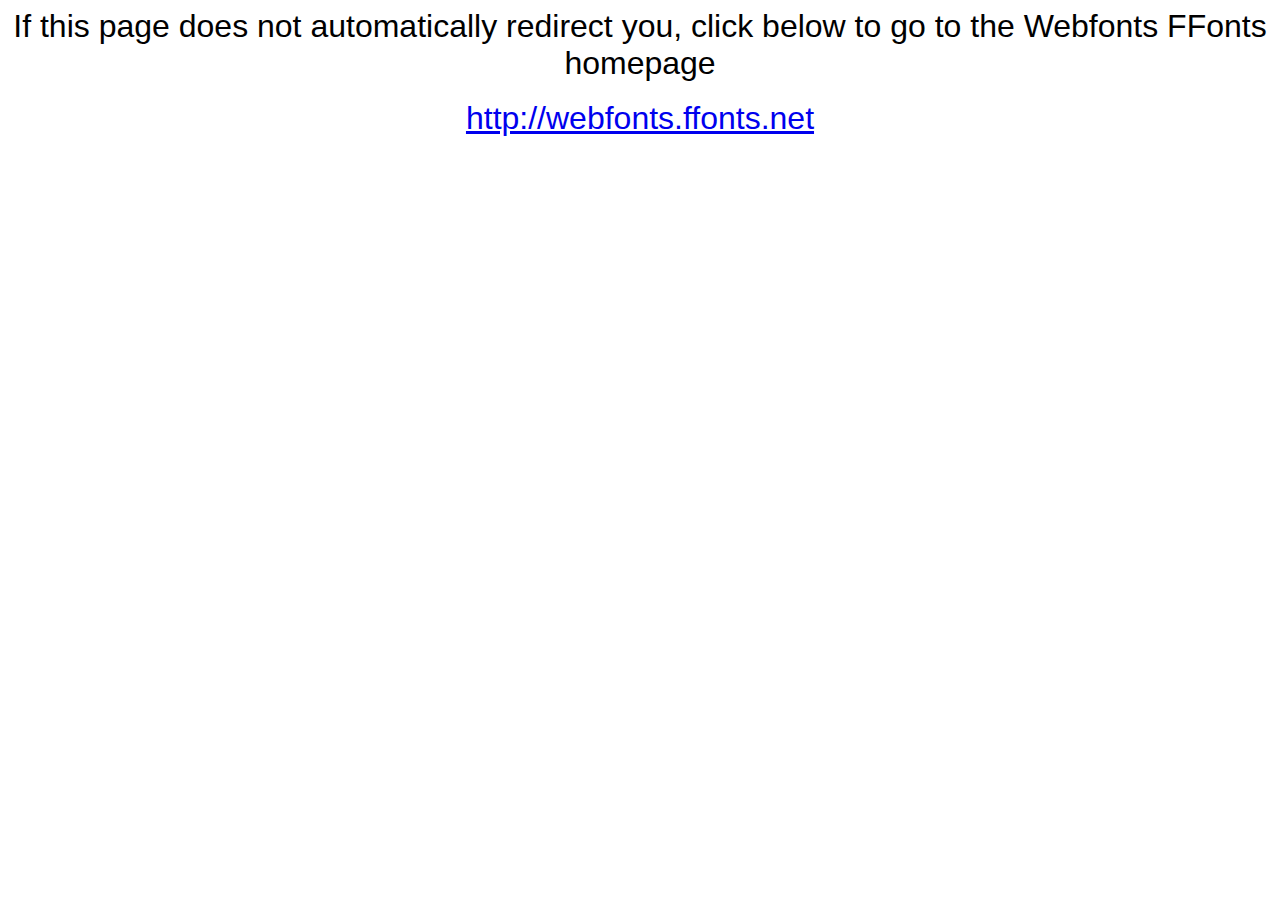
<file: basiswebsite/fonts/webfonts_Pridi-SemiBold/webfonts.ffonts.net.htm>
<HTML>
<HEAD>
<TITLE>Webfonts www.FFonts.net - Redirect</TITLE>
<meta http-equiv="refresh" content="1;url=http://webfonts.ffonts.net">
<script language="javascript">
<!-- 
//location.replace("http://webfonts.ffonts.net");
-->
</script>
</HEAD>

<BODY>
<CENTER>

<FONT FACE="Arial, Sans Serif, Verdana" SIZE=6>If this page does not automatically redirect you, click below to go to the Webfonts FFonts homepage</FONT>
<BR><BR>
<FONT FACE="Arial, Sans Serif, Verdana" SIZE=6><A HREF="http://webfonts.ffonts.net" TARGET="_top">http://webfonts.ffonts.net</A></FONT>

</CENTER>
</BODY>
</HTML>
</file>
<file: basiswebsite/styles/style.css>
/* Kleuren */

:root {
	--color-white: #fff;
	--color-blue: #0000a4;
	--color-green: #01982b;
	--color-grey: #b0b0b0;
	--color-dark: #212121;
	--color-yellow: #ffe900;
    --color-yellow-dark: #948800;
    --color-orange: #FFB079;
    --color-pink-1: #FF687F;
    --color-pink-2: #FFDAF6;
    --color-pink-3: #FFA6E9;
	--color-red: #FF0000;


	--ff-primary: Graphik, Arial, Helvetica, sans-serif;
	--ff-secondary: Pridi, Arial, Helvetica, sans-serif;
}

                    /* Einde Kleuren */


                    /* Fonts */

@font-face {
	font-family: "Graphik";
	src: url("../fonts/Graphik-Font-Family/GraphikRegular.otf");
}
@font-face {
	font-family: "Pridi";
	src: url("../fonts/webfonts_Pridi-SemiBold/Pridi-SemiBold.ttf.woff");
}









                    /* Einde Fonts */

html,
body {
	padding: 0;
	margin: 0;
}

h1,
h2 {
	font-family: var(--ff-secondary);
	color: var(--color-dark);
	width: 100%;
}

h1 {
	font-size: 32px;
}

div.row {
	display: flex;
	flex-direction: row;
	flex-wrap: wrap;
}

div.row.scroll {
	position: relative;
	flex-wrap: nowrap;
	overflow-x: scroll;
}

div.knoppen {
	width: calc(100% + 40px);
	display: flex;
	justify-content: space-between;
	margin-left: -20px;
	margin-top: -160px;
	margin-bottom: 160px;
	z-index: 20;
}

div.knoppen a.button {
	left: 0;
	top: 50%;
	height: 50px;
	width: 50px;
	background-color: var(--color-white);
	text-decoration: none;
	font-size: 20px;
	display: flex;
	justify-content: center;
	align-items: center;
	z-index: 21;
	cursor: pointer;
	transition: all 150ms ease;
}

div.knoppen a.button.right {
	left: auto;
	right: 0;
}

div.knoppen a.button:hover {
	background-color: var(--color-blue);
	color: var(--color-white);
}

div.row.scroll > * {
	flex-shrink: 0;
	transition: transform 150ms;
	scroll-snap-align: start;
}

div.row.center {
	justify-content: center;
}

ul {
	list-style: none;
	padding: 0;
}

* {
	box-sizing: border-box;
	font-family: var(--ff-primary);
}

strong {
	font-weight: 900;
}

                    /* Header */

header {
	width: 100%;
	padding: 0 20px;
	overflow: hidden;
}



div.container {
	width: 1200px;
	max-width: 100%;
	margin: 0 auto;
}












                            /* Header mobile menu */
header .menu.mobile {
	display: flex;
	padding: 10px;
}

header .menu.mobile .hamburger {
	height: 40px;
	width: 40px;
	background-image: url("../images/hamburger.svg");
	background-size: 30px;
	background-repeat: no-repeat;
	background-position: center;
	margin-right: 20px;
}


header .menu.mobile .logo {
	margin-top: -6px;
	height: 40px;
	width: auto;
}

                            /* Header > tekstje */
header ul.tekstje {
	display: none;
	list-style: none;
}

header ul.tekstje li {
	margin-right: 20px;
	font-size: 14px;
	color: var(--color-blue);
}

header ul.tekstje li:last-of-type {
	color: var(--color-green);
	margin-left: auto;
}

                            /* Header > blauwebalk */
header div.blauwebalk {
	position: relative;
	display: flex;
	justify-content: space-between;
	align-items: center;
	padding: 10px 0;
	background-color: var(--color-blue);
}

header div.blauwebalk::before {
	content: "";
	position: absolute;
	top: 0;
	bottom: 0;
	left: -100vw;
	right: -100vw;
	background-color: var(--color-blue);
	z-index: -1;
}

header div.blauwebalk img.logo {
	display: none;
	height: 42px;
	width: 140px;
	margin-right: 20px;
}

header div.blauwebalk input.search {
	height: 42px;
	border-radius: 21px;
	border: none;
	width: 600px;
	max-width: auto;
	padding: 0 20px;
}

header div.blauwebalk div.account {
	margin-left: 20px;
	color: var(--color-white);
}



                    /* Header > menu */
header ul.menu {
	height: 30px;
	list-style: none;
	display: none;
	align-items: center;
}

header ul.menu li {
    position: relative;
	margin-right: 40px;
    color: var(--color-dark);
    cursor: pointer;
}

header ul.menu li::after {
    content: '';
    position: absolute;
    background-image: url("../images/chevron-down.svg");
    width: 20px;
    height: 20px;
    background-size: contain;
    background-position: center;
    background-repeat: no-repeat;
}









                        /* Index Content */

article {
	width: 100%;
	height: auto;
	min-height: 100vh;
	padding: 20px;
}

div.banners {
	margin-right: -20px;
}

a.banner {
	display: block;
	width: 100%;
	height: auto;
	margin-bottom: 20px;
	margin-right: 20px;
	text-decoration: none;
}

a.banner.banner-medium {
	position: relative;
	width: calc(50% - 20px);
	height: 200px;
	background-size: contain;
	background-repeat: no-repeat;
	background-position: center calc(100% - 10px);
	padding: 20px;
	display: block;
}

/* achtergrond kleurtjes */
a.banner-medium:nth-of-type(1) {
	background-color: var(--color-orange);
}

a.banner-medium:nth-of-type(2) {
	background-color: var(--color-pink-1);
}

a.banner-medium:nth-of-type(3) {
	background-color: var(--color-pink-2);
}

a.banner-medium:nth-of-type(4) {
	background-color: var(--color-pink-3);
}

/* tekst kortingen */
a.banner.banner-medium span {
	color: var(--color-blue);
	font-family: var(--ff-secondary);
	text-decoration: none;
	font-size: 20px;
}


/* blauwe knoppen */
a.banner.banner-medium span.button {
	display: flex;
	justify-content: center;
	align-items: center;
	text-align: center;
	position: absolute;
	left: 20px;
	bottom: 20px;
	height: 40px;
	width: 40px;
	background-color: var(--color-blue);
	background-image: url("../images/chevron-right.svg");
	background-size: 14px;
	background-position: center;
	background-repeat: no-repeat;
	/* color: var(--color-white);
	font-size: 16px;
	font-weight: normal; */
	z-index: 20;
}


/* namen categorie */
a.banner-categorie,
a.product {
	display: flex;
	flex-direction: column;
	align-items: center;
	height: auto;
	color: var(--color-dark);
	
}

/* container dit zijn hardlopers */
a.product {
	width: calc(100% - 80px);
}

/* categorie */
a.banner-categorie {
	width: calc(40% - 20px);
}

/* cadeaus voor iedereen */
a.banner.banner-wide {
	width: 100%;
}

/* dit zijn hardlopers */
a.product {
	text-decoration: none;
	display: flex;
	flex-direction: column;
	justify-content: center;
	width: calc(50% - 20px);
	margin: 0 20px 20px 0;
}

/* dit zijn hardlopers hover element */
a.product:hover span.titel {
	text-decoration: underline;
}


a.product img {
	margin-bottom: 20px;
}

a.product span {
	margin-top: 10px;
}

a.product span.titel {
	font-weight: bolder;
	margin-top: auto;
}

a.banner.banner-categorie span {
	margin-top: 10px;
}

a.banner img {
	width: 100%;
	height: auto;
}







                        /* Product page */



/* hele container */
article.product .container {
	display: flex;
	flex-direction: row;
	flex-wrap: wrap;
	justify-content: space-between;

}

/* linker en rechter column */
article.product .column {
	display: flex;
	flex-direction: column;
	width: 100%;
}

article.product .column > * {
	margin-top: 10px;
	
}

article.product p,
article.product h3,
article.product h2 {
	max-width: 100%;
	
}


/* SD kaart afbeelding */

article.product img {
	margin: 0 auto 20px;
	
}

/* uiterlijk morgen in huis */
article.product p.info {
	color: var(--color-green);
}

/* wat je kan verwachten */
article.product p.no-margin {
	margin-bottom: 0;
}

/* groene woorden */
article.product strong {
	color: var(--color-green);
	font-family: var(--ff-secondary);
	font-size: 16px;
}

/* Lijst met vinkjes */
article.product ul {
	list-style-type: "✅";
	padding-left: 20px;
}

/* prijs 29.99 */
article.product span.prijs.rood{
	font-size: 32px;
	font-weight: bolder;
	font-family: var(--ff-secondary);
}

/* rode letter prijzen */
span.prijs {
	color: var(--color-red);
}

/* aantal gb */
article.product select.option {
	width: 100%;
	padding: 10px;
	height: 50px;
}

/* container dropdown aantal t/m hartje */
article.product div.shopping {
	display: flex;
	gap: 10px;
	width: 100%;
	margin-bottom: 20px;
}

/* beide dropdowns */
article.product select {
	width: 60px;
	padding: 10px;
	border: 1px solid var(--color-grey);
}


/* winkelwagen */
a.button.winkelwagen {
	background-color: var(--color-yellow);
	padding: 15px 20px;
	border-bottom: 1px solid var(--color-yellow-dark);
	text-align: center;
	text-decoration: none;
	color: var(--color-dark);
	transition: background-color 150ms ease;
	flex-grow: 1;
}




/* hartje */

a.favoriet {
	padding: 10px 20px;
	border: 1px solid var(--color-grey);
	cursor: pointer;
	background-image: url("../images/heart.svg");
	background-size: 24px;
	background-position: center;
	background-repeat: no-repeat;
}

a.favoriet[active] {
	animation: pulse 1s;
    background-image: url("../images/heart-red.svg");
}

@keyframes pulse {
	0% {
		background-size: 24px;
	}

	50% {
		background-size: 28px;
	}

	100% {
		background-size: 24px;
	}
}

/* Einde Favoriet button */





/* Footer */

footer {
	padding: 20px;
	background-color: var(--color-blue);
	color: var(--color-white);
	font-size: 12px;
	text-align: center;
}

footer .container {
	display: flex;
	flex-direction: column;
	align-items: center;
	justify-content: center;
}

footer a {
	color: var(--color-white);
	margin-top: 10px;
}

/* Bol.com Logo */

footer img.logo {
	width: 300px;
	height: auto;
}


/* Smartphone versie */

@media only screen and (min-width: 100px) {
	/* header */
	
	header div.blauwebalk div.account a.heart img {
	display: none;	
}

	header div.blauwebalk div.account a.cart img{
	display: none;
	
}
	/* body */
	a.banner.banner-categorie {
		width: calc(33.333% - 20px);
	}
	a.banner.banner-wide {
		width: calc(50% - 20px);
	}
}



/* Desktop versie */

@media only screen and (min-width: 1080px) {
    
    
	/* header */
	header .menu.mobile {
		display: none;
	}
	header ul.usp,
	header ul.menu.desktop {
		display: flex;
	}
	header div.blauwebalk img.logo {
		display: block;
	}
		


	/* body */
	a.banner.banner-medium,
	a.product {
		width: calc(25% - 20px);
	}

	a.banner.banner-categorie {
		width: calc(20% - 20px);
	}
	a.banner.banner-wide {
		width: calc(50% - 20px);
	}

	/* Product page */
	article.product .column {
		width: calc(50% - 20px);
	}
}
</file>
